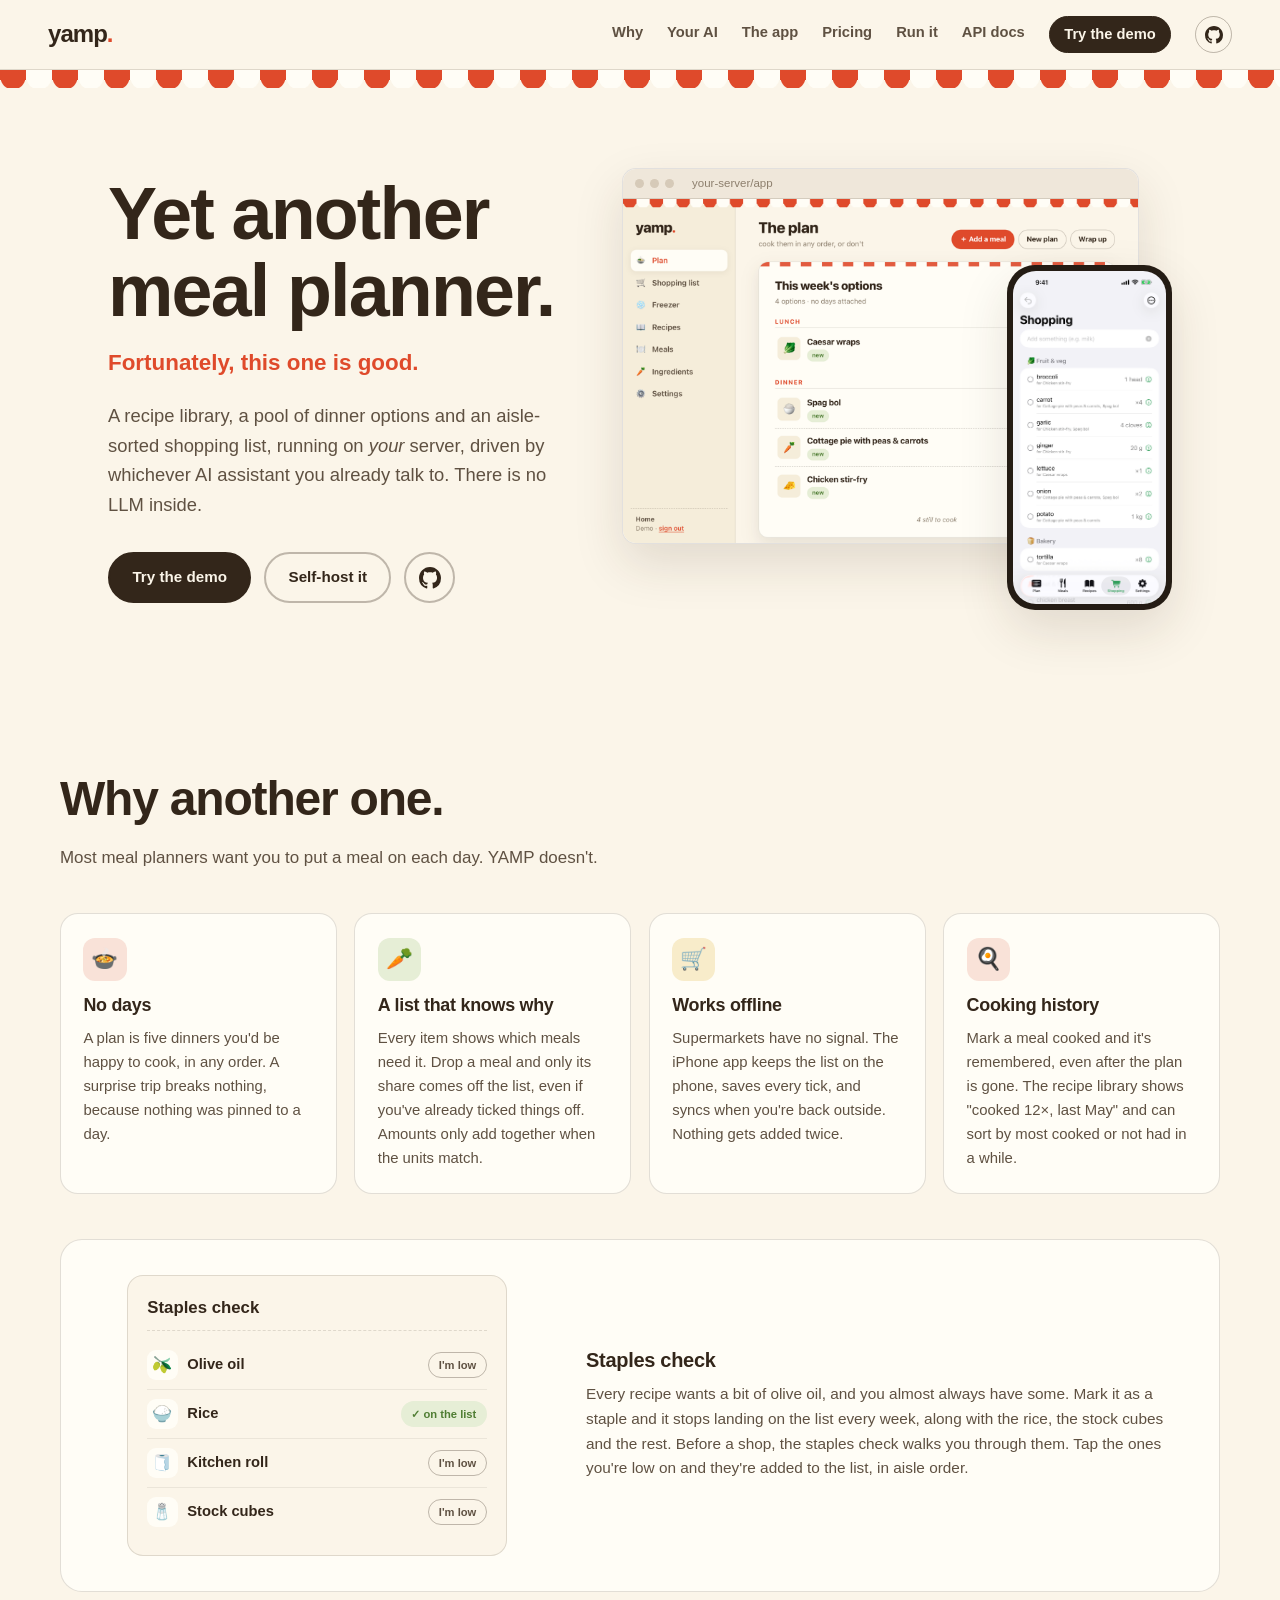
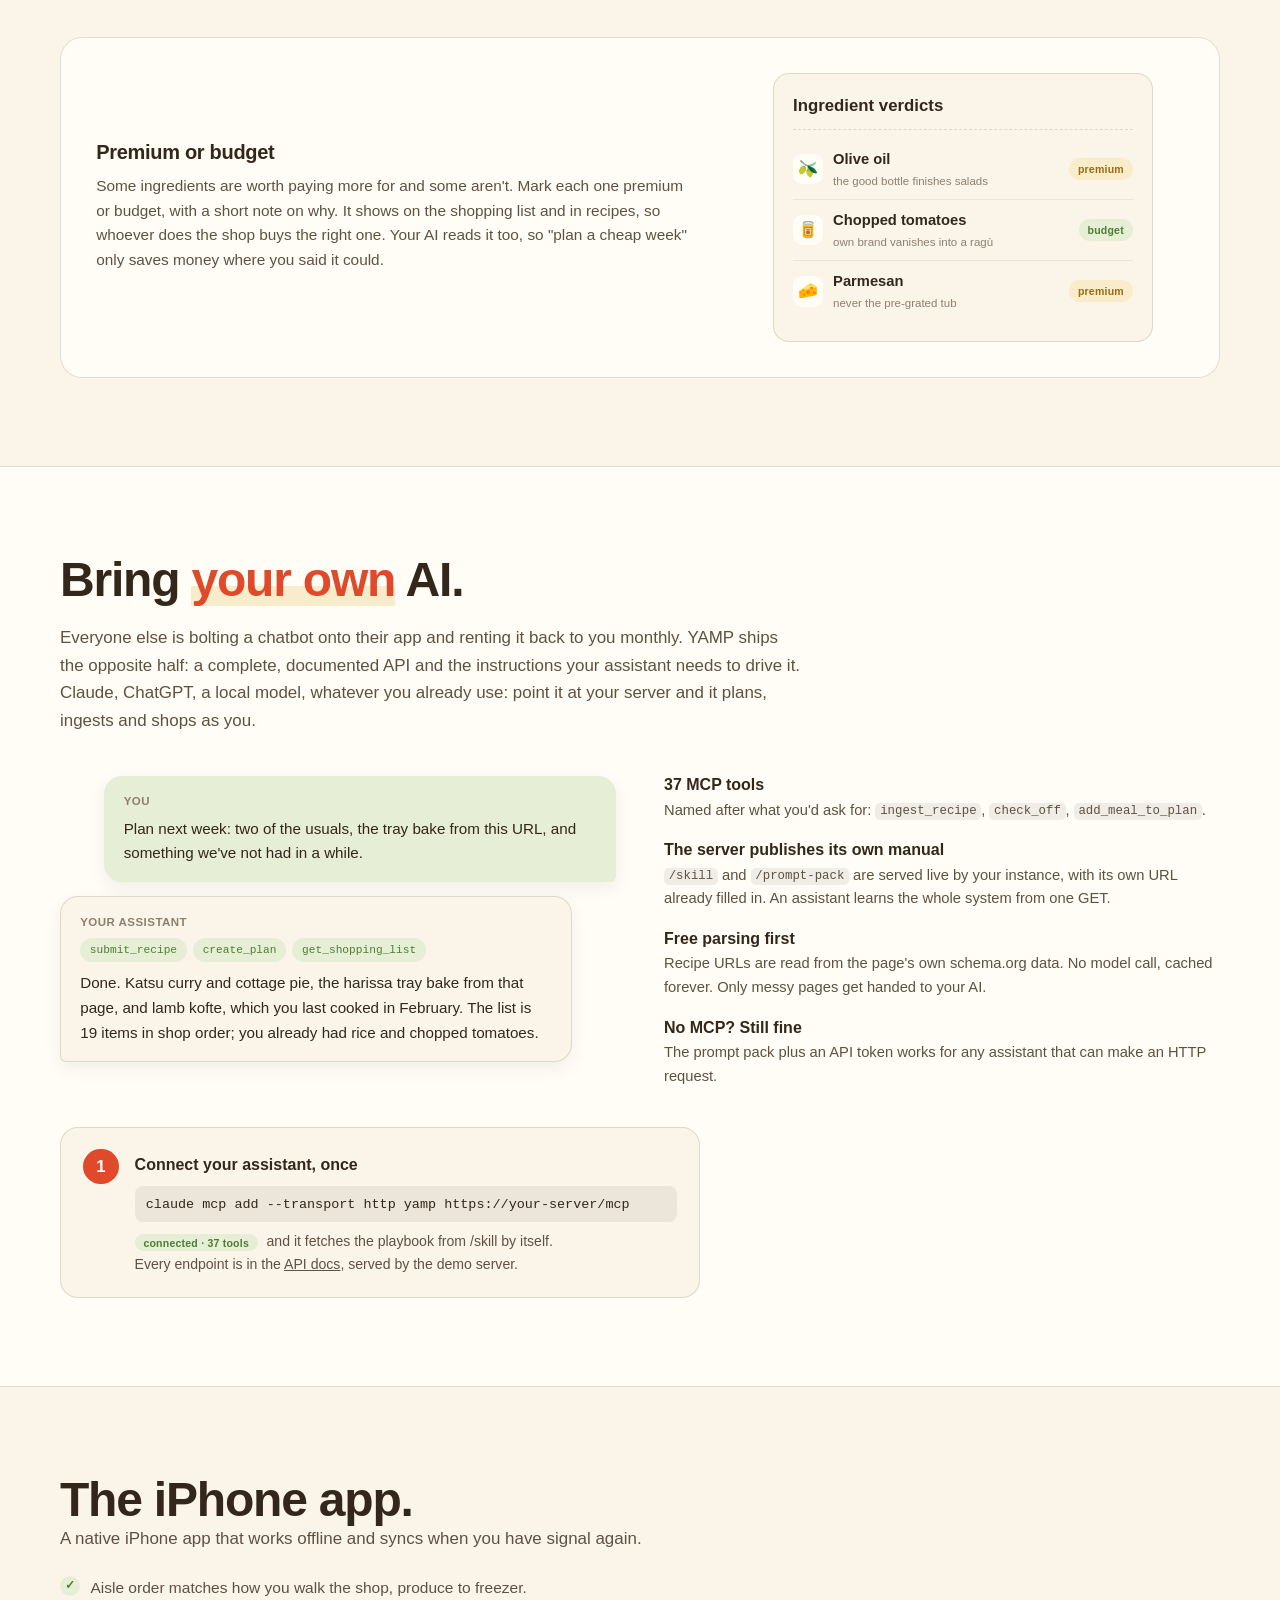
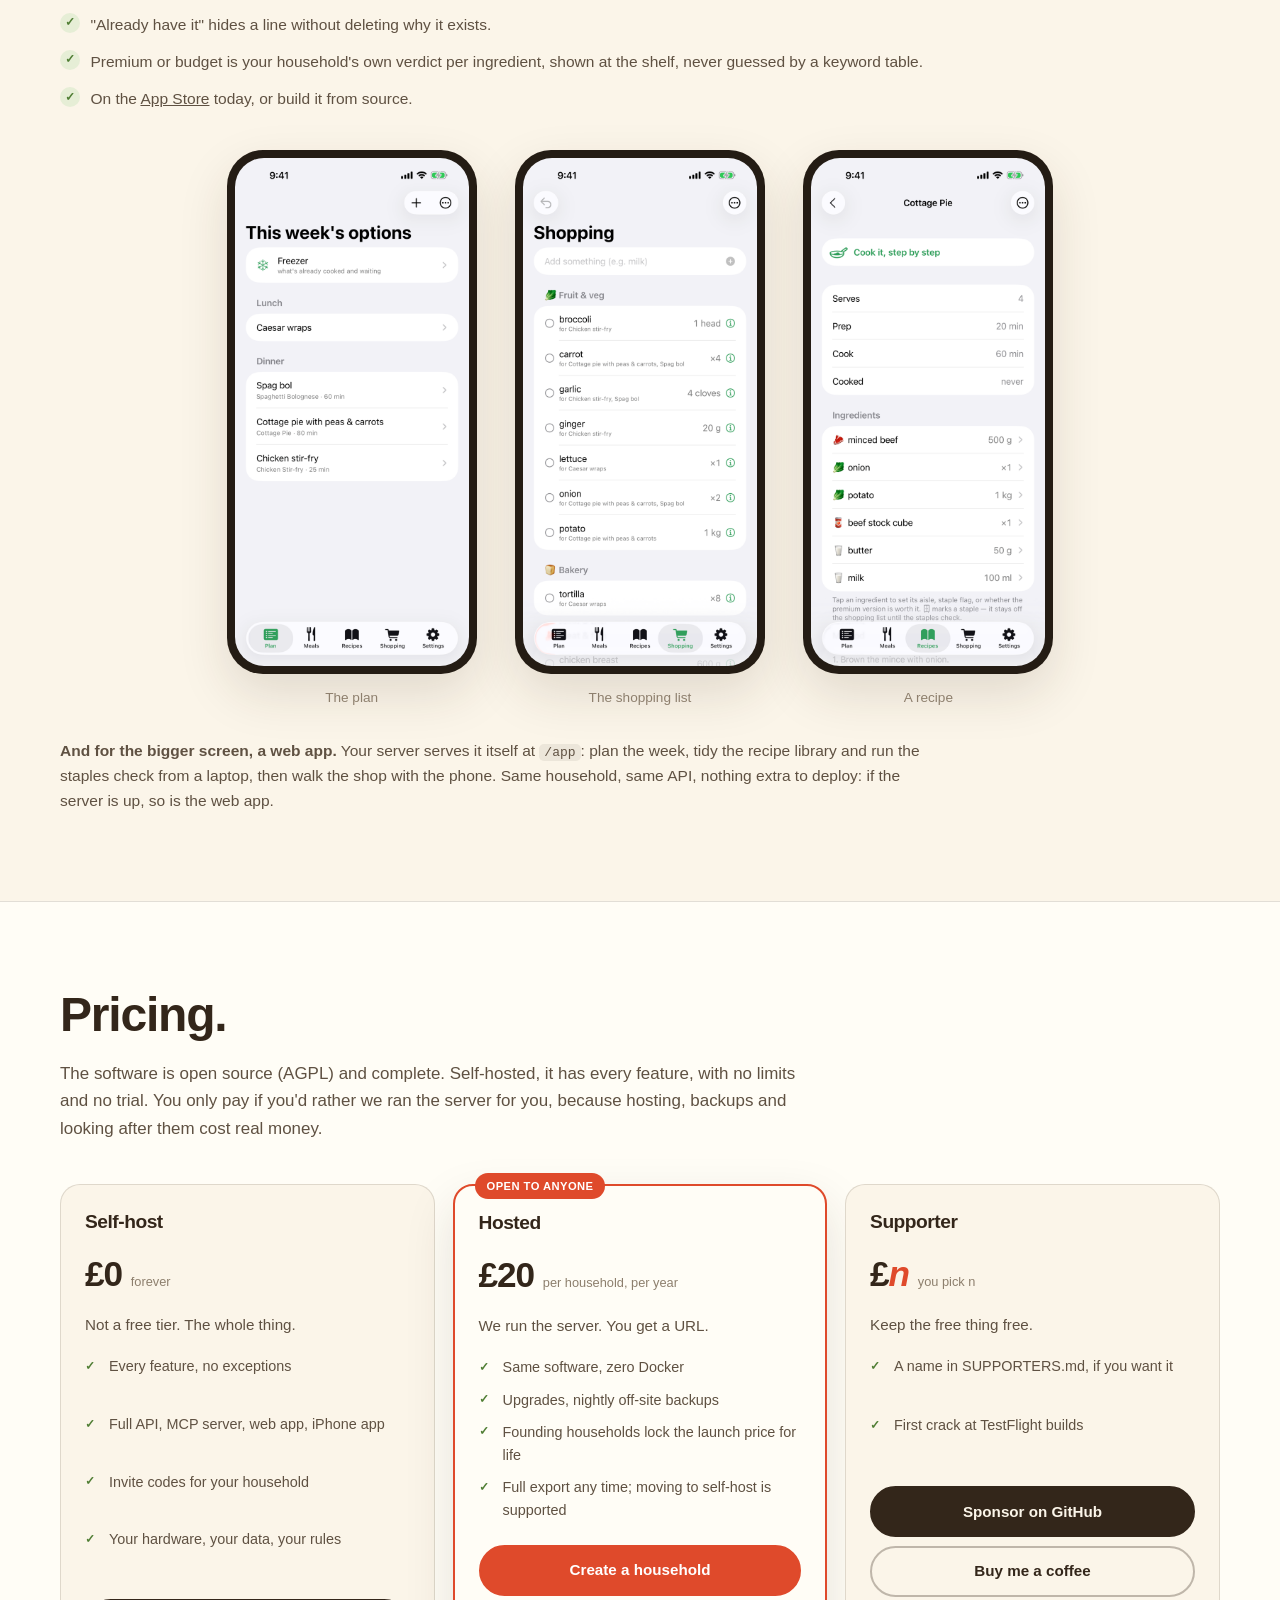
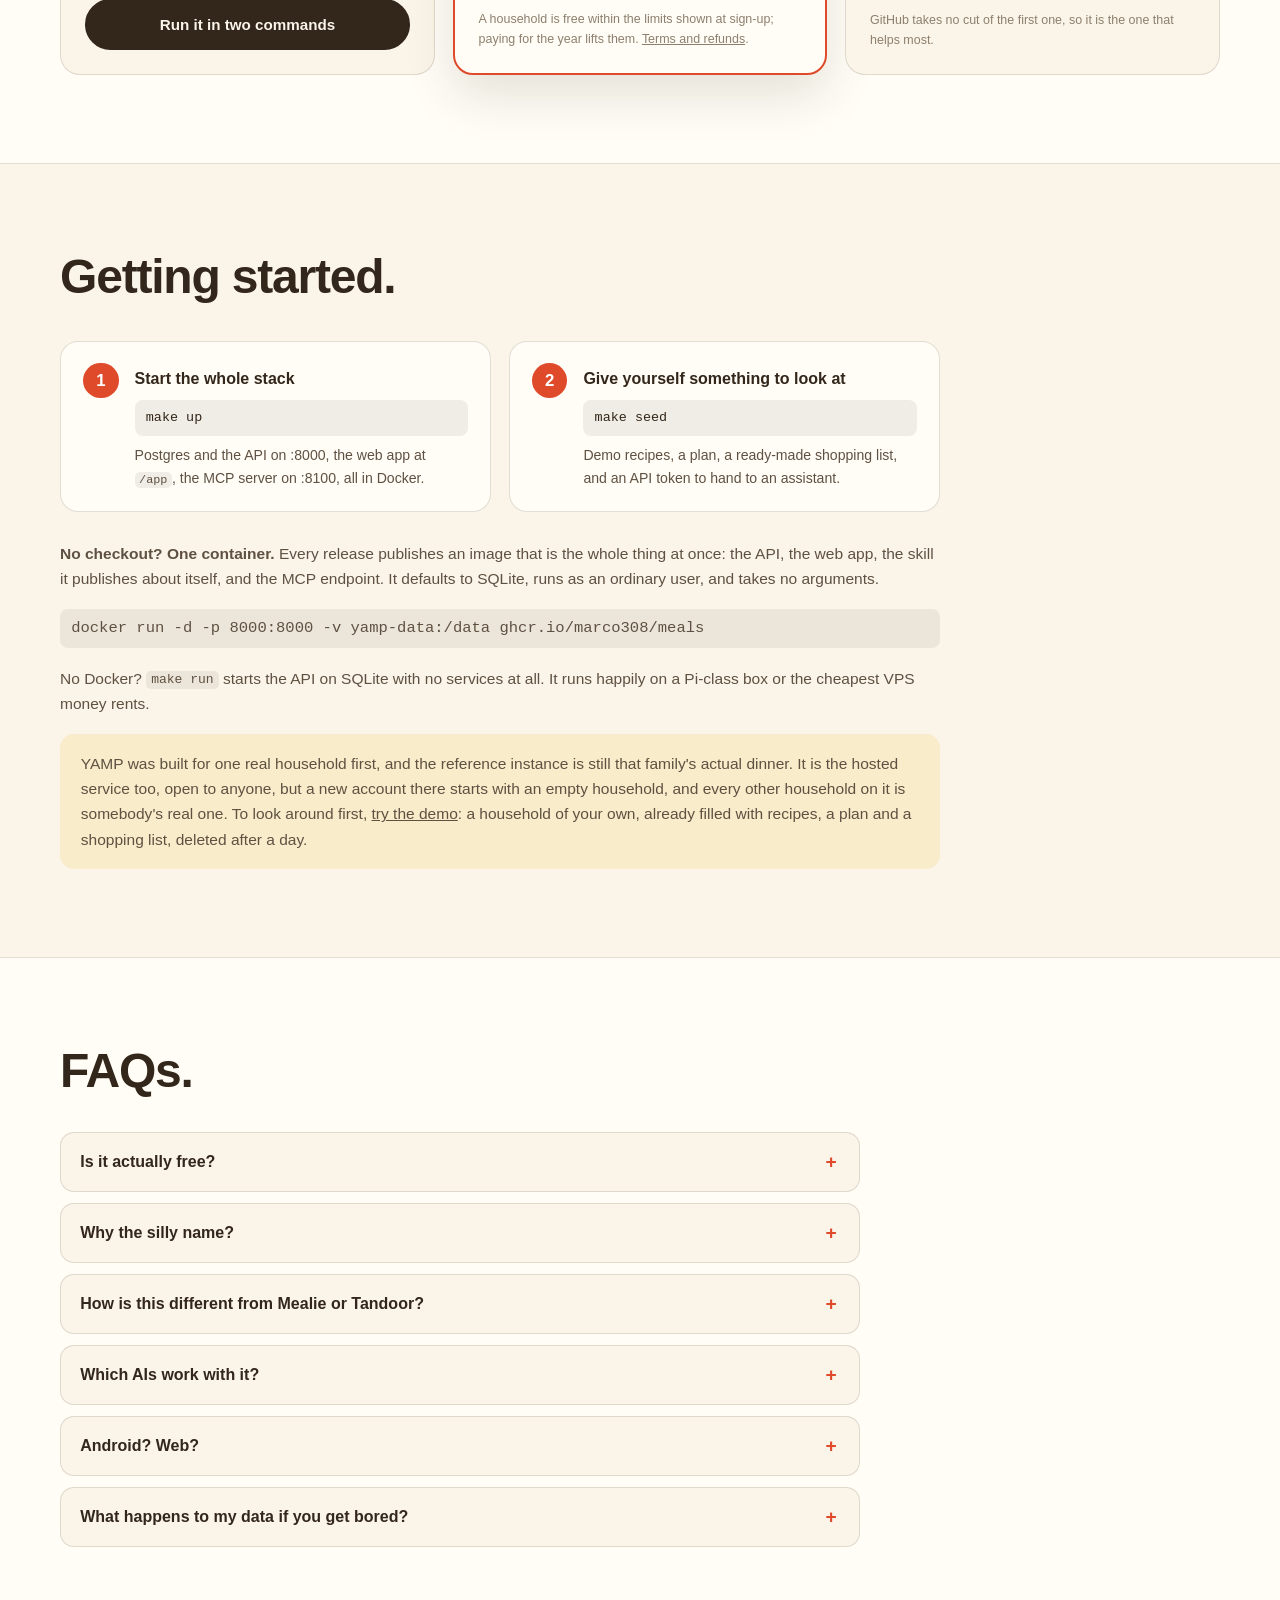
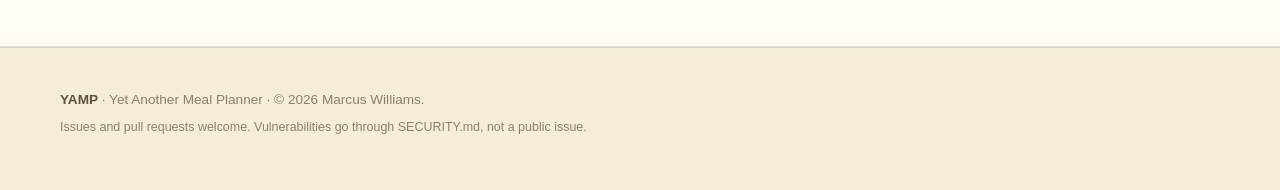
<file: docs/index.html>
<!doctype html>
<html lang="en-GB">
<head>
<meta charset="utf-8">
<meta name="viewport" content="width=device-width, initial-scale=1">
<title>YAMP · Yet Another Meal Planner</title>
<meta name="description" content="Yet Another Meal Planner: a self-hosted recipe library, meal-options planner and aisle-sorted shopping list, driven by whichever AI assistant you already use. AGPL, no LLM inside, free to run yourself, hosted if you'd rather.">
<meta name="theme-color" content="#fbf5e9">
<meta property="og:title" content="YAMP · Yet Another Meal Planner">
<meta property="og:description" content="Self-hosted. No LLM inside. Plans without days, a shopping list that knows why, and an API your own AI can drive.">
<meta property="og:type" content="website">
<!-- bump ?v= whenever site.css changes: the HTML is always revalidated,
     so a new query string forces every browser past its cached stylesheet -->
<link rel="stylesheet" href="assets/site.css?v=5">
<link rel="icon" href="data:image/svg+xml,<svg xmlns='http://www.w3.org/2000/svg' viewBox='0 0 100 100'><text y='.9em' font-size='90'>🍳</text></svg>">
</head>
<body>

<header class="masthead">
  <a class="wordmark" href="#top">yamp<span class="dot">.</span></a>
  <nav aria-label="Sections">
    <a href="#why">Why</a>
    <a href="#ai">Your AI</a>
    <a href="#app">The app</a>
    <a href="#pricing">Pricing</a>
    <a href="#run">Run it</a>
    <a href="https://demo-meals.marcuslab.uk/redoc">API docs</a>
    <a class="ghost demo" href="https://demo-meals.marcuslab.uk/app/#/demo">Try the demo</a>
    <a class="ghost gh" href="https://github.com/marco308/meals" aria-label="YAMP on GitHub" title="GitHub"><svg viewBox="0 0 16 16" width="18" height="18" aria-hidden="true" focusable="false"><path fill="currentColor" d="M8 0c4.42 0 8 3.58 8 8a8.013 8.013 0 0 1-5.45 7.59c-.4.08-.55-.17-.55-.38 0-.27.01-1.13.01-2.2 0-.75-.25-1.23-.54-1.48 1.78-.2 3.65-.88 3.65-3.95 0-.88-.31-1.59-.82-2.15.08-.2.36-1.02-.08-2.12 0 0-.67-.22-2.2.82-.64-.18-1.32-.27-2-.27-.68 0-1.36.09-2 .27-1.53-1.03-2.2-.82-2.2-.82-.44 1.1-.16 1.92-.08 2.12-.51.56-.82 1.28-.82 2.15 0 3.06 1.86 3.75 3.64 3.95-.23.2-.44.55-.51 1.07-.46.21-1.61.55-2.33-.66-.15-.24-.6-.83-1.23-.82-.67.01-.27.38.01.53.34.19.73.9.82 1.13.16.45.68 1.31 2.69.94 0 .67.01 1.3.01 1.49 0 .21-.15.45-.55.38A7.995 7.995 0 0 1 0 8c0-4.42 3.58-8 8-8Z"/></svg></a>
  </nav>
</header>
<div class="awning" aria-hidden="true"></div>

<main id="top">

<!-- ═══════════════════════════ hero ═══════════════════════════ -->
<section class="hero">
  <div class="hero-copy">
    <h1>Yet another <br>meal planner.</h1>
    <p class="punch">Fortunately, this one is good.</p>
    <p class="lede">
      A recipe library, a pool of dinner options and an aisle-sorted shopping
      list, running on <em>your</em> server, driven by whichever AI assistant
      you already talk to. There is no LLM inside.
    </p>
    <div class="cta">
      <a class="btn" href="https://demo-meals.marcuslab.uk/app/#/demo">Try the demo</a>
      <a class="btn ghost" href="#run">Self-host it</a>
      <a class="btn ghost icon" href="https://github.com/marco308/meals" aria-label="YAMP on GitHub" title="GitHub"><svg viewBox="0 0 16 16" width="22" height="22" aria-hidden="true" focusable="false"><path fill="currentColor" d="M8 0c4.42 0 8 3.58 8 8a8.013 8.013 0 0 1-5.45 7.59c-.4.08-.55-.17-.55-.38 0-.27.01-1.13.01-2.2 0-.75-.25-1.23-.54-1.48 1.78-.2 3.65-.88 3.65-3.95 0-.88-.31-1.59-.82-2.15.08-.2.36-1.02-.08-2.12 0 0-.67-.22-2.2.82-.64-.18-1.32-.27-2-.27-.68 0-1.36.09-2 .27-1.53-1.03-2.2-.82-2.2-.82-.44 1.1-.16 1.92-.08 2.12-.51.56-.82 1.28-.82 2.15 0 3.06 1.86 3.75 3.64 3.95-.23.2-.44.55-.51 1.07-.46.21-1.61.55-2.33-.66-.15-.24-.6-.83-1.23-.82-.67.01-.27.38.01.53.34.19.73.9.82 1.13.16.45.68 1.31 2.69.94 0 .67.01 1.3.01 1.49 0 .21-.15.45-.55.38A7.995 7.995 0 0 1 0 8c0-4.42 3.58-8 8-8Z"/></svg></a>
    </div>
  </div>

  <figure class="devices">
    <div class="browser">
      <div class="browser-bar" aria-hidden="true"><i></i><i></i><i></i><span>your-server/app</span></div>
      <img src="assets/web-plan.png" width="1440" height="960"
           alt="The YAMP web app in a browser, showing this week's plan: Caesar wraps for lunch, and spag bol, cottage pie and chicken stir-fry for dinner">
    </div>
    <div class="bezel phone">
      <img src="assets/app-shopping-list.png" width="660" height="1434"
           alt="The iPhone app's shopping list: fruit and veg first, each item saying which meals need it">
    </div>
  </figure>
</section>

<!-- ═══════════════════════ why another one ═══════════════════════ -->
<section id="why" class="band">
  <h2>Why another one.</h2>
  <p class="band-lede">
    Most meal planners want you to put a meal on each day. YAMP doesn't.
  </p>

  <div class="cards">
    <article class="card">
      <span class="c-emoji tint-red">🍲</span>
      <h3>No days</h3>
      <p>
        A plan is five dinners you'd be happy to cook, in any order. A surprise
        trip breaks nothing, because nothing was pinned to a day.
      </p>
    </article>
    <article class="card">
      <span class="c-emoji tint-green">🥕</span>
      <h3>A list that knows why</h3>
      <p>
        Every item shows which meals need it. Drop a meal and only its share
        comes off the list, even if you've already ticked things off. Amounts
        only add together when the units match.
      </p>
    </article>
    <article class="card">
      <span class="c-emoji tint-butter">🛒</span>
      <h3>Works offline</h3>
      <p>
        Supermarkets have no signal. The iPhone app keeps the list on the
        phone, saves every tick, and syncs when you're back outside. Nothing
        gets added twice.
      </p>
    </article>
    <article class="card">
      <span class="c-emoji tint-red">🍳</span>
      <h3>Cooking history</h3>
      <p>
        Mark a meal cooked and it's remembered, even after the plan is gone.
        The recipe library shows "cooked 12×, last May" and can sort by most
        cooked or not had in a while.
      </p>
    </article>
  </div>

  <div class="staples">
    <div class="staples-mock" role="img" aria-label="The staples check: each staple with a button to say you are low on it">
      <p class="st-title">Staples check</p>
      <div class="st-row"><span class="st-emoji">🫒</span><span class="st-name">Olive oil</span><i class="st-btn">I'm low</i></div>
      <div class="st-row"><span class="st-emoji">🍚</span><span class="st-name">Rice</span><i class="st-btn added">✓ on the list</i></div>
      <div class="st-row"><span class="st-emoji">🧻</span><span class="st-name">Kitchen roll</span><i class="st-btn">I'm low</i></div>
      <div class="st-row"><span class="st-emoji">🧂</span><span class="st-name">Stock cubes</span><i class="st-btn">I'm low</i></div>
    </div>
    <div class="staples-copy">
      <h3>Staples check</h3>
      <p>
        Every recipe wants a bit of olive oil, and you almost always have some.
        Mark it as a staple and it stops landing on the list every week, along
        with the rice, the stock cubes and the rest. Before a shop, the staples
        check walks you through them. Tap the ones you're low on and they're
        added to the list, in aisle order.
      </p>
    </div>
  </div>

  <div class="staples rev">
    <div class="staples-copy">
      <h3>Premium or budget</h3>
      <p>
        Some ingredients are worth paying more for and some aren't. Mark each
        one premium or budget, with a short note on why. It shows on the
        shopping list and in recipes, so whoever does the shop buys the right
        one. Your AI reads it too, so "plan a cheap week" only saves money
        where you said it could.
      </p>
    </div>
    <div class="staples-mock" role="img" aria-label="Ingredient verdicts: each ingredient marked premium or budget with the household's note">
      <p class="st-title">Ingredient verdicts</p>
      <div class="st-row">
        <span class="st-emoji">🫒</span>
        <span class="st-item"><span class="st-name">Olive oil</span><span class="st-note">the good bottle finishes salads</span></span>
        <i class="tag butter">premium</i>
      </div>
      <div class="st-row">
        <span class="st-emoji">🥫</span>
        <span class="st-item"><span class="st-name">Chopped tomatoes</span><span class="st-note">own brand vanishes into a ragù</span></span>
        <i class="tag green">budget</i>
      </div>
      <div class="st-row">
        <span class="st-emoji">🧀</span>
        <span class="st-item"><span class="st-name">Parmesan</span><span class="st-note">never the pre-grated tub</span></span>
        <i class="tag butter">premium</i>
      </div>
    </div>
  </div>
</section>

<!-- ═══════════════════════ your ai ═══════════════════════ -->
<section id="ai" class="band alt">
  <h2>Bring <mark>your own</mark> AI.</h2>
  <p class="band-lede">
    Everyone else is bolting a chatbot onto their app and renting it back to
    you monthly. YAMP ships the opposite half: a complete, documented API and
    the instructions your assistant needs to drive it. Claude, ChatGPT, a
    local model, whatever you already use: point it at your server and it
    plans, ingests and shops as you.
  </p>

  <div class="split">
    <div class="chat" role="img" aria-label="Example conversation between a user and their AI assistant">
      <p class="turn you"><span>You</span>Plan next week: two of the usuals, the tray bake from this URL, and something we've not had in a while.</p>
      <p class="turn ai"><span>Your assistant</span>
        <span class="tools"><b>submit_recipe</b><b>create_plan</b><b>get_shopping_list</b></span>
        Done. Katsu curry and cottage pie, the harissa tray bake from that
        page, and lamb kofte, which you last cooked in February. The list is
        19 items in shop order; you already had rice and chopped tomatoes.
      </p>
    </div>

    <div class="facts">
      <div class="fact">
        <h3>37 MCP tools</h3>
        <p>Named after what you'd ask for: <span class="mono">ingest_recipe</span>, <span class="mono">check_off</span>, <span class="mono">add_meal_to_plan</span>.</p>
      </div>
      <div class="fact">
        <h3>The server publishes its own manual</h3>
        <p><span class="mono">/skill</span> and <span class="mono">/prompt-pack</span> are served live by your instance, with its own URL already filled in. An assistant learns the whole system from one GET.</p>
      </div>
      <div class="fact">
        <h3>Free parsing first</h3>
        <p>Recipe URLs are read from the page's own schema.org data. No model call, cached forever. Only messy pages get handed to your AI.</p>
      </div>
      <div class="fact">
        <h3>No MCP? Still fine</h3>
        <p>The prompt pack plus an API token works for any assistant that can make an HTTP request.</p>
      </div>
    </div>
  </div>

  <div class="steps one">
    <div class="step">
      <span class="s-num">1</span>
      <div>
        <p class="s-label">Connect your assistant, once</p>
        <p class="s-cmd">claude mcp add --transport http yamp https://your-server/mcp</p>
        <p class="s-note"><span class="tag green">connected · 37 tools</span> and it fetches the playbook from /skill by itself.</p>
        <p class="s-note">Every endpoint is in the <a href="https://demo-meals.marcuslab.uk/redoc">API docs</a>, served by the demo server.</p>
      </div>
    </div>
  </div>
</section>

<!-- ═══════════════════════ the app ═══════════════════════ -->
<section id="app" class="band">
  <h2>The iPhone app.</h2>

  <div class="app-copy">
      <p class="band-lede left">
        A native iPhone app that works offline and syncs when you have signal again.
      </p>
      <ul class="ticks">
        <li>Aisle order matches how you walk the shop, produce to freezer.</li>
        <li>"Already have it" hides a line without deleting why it exists.</li>
        <li>Premium or budget is your household's own verdict per ingredient, shown at the shelf, never guessed by a keyword table.</li>
        <li>On the <a href="https://apps.apple.com/gb/app/yet-another-meal-planner/id6794266229">App&nbsp;Store</a> today, or build it from source.</li>
      </ul>
    </div>

  <div class="shots">
    <figure>
      <div class="bezel"><img src="assets/app-plan.png" width="660" height="1434" loading="lazy"
           alt="The plan: Caesar wraps for lunch, and spag bol, cottage pie and chicken stir-fry for dinner, with no days attached"></div>
      <figcaption>The plan</figcaption>
    </figure>
    <figure>
      <div class="bezel"><img src="assets/app-shopping-list.png" width="660" height="1434" loading="lazy"
           alt="The shopping list in aisle order, each item saying which meals need it"></div>
      <figcaption>The shopping list</figcaption>
    </figure>
    <figure>
      <div class="bezel"><img src="assets/app-recipe.png" width="660" height="1434" loading="lazy"
           alt="A recipe: cottage pie, with servings, prep and cook times, and its ingredients with their aisles"></div>
      <figcaption>A recipe</figcaption>
    </figure>
  </div>

  <div class="run-notes">
    <p>
      <b>And for the bigger screen, a web app.</b> Your server serves it
      itself at <span class="mono">/app</span>: plan the week, tidy the
      recipe library and run the staples check from a laptop, then walk the
      shop with the phone. Same household, same API, nothing extra to
      deploy: if the server is up, so is the web app.
    </p>
  </div>
</section>

<!-- ═══════════════════════ pricing ═══════════════════════ -->
<section id="pricing" class="band alt">
  <h2>Pricing.</h2>
  <p class="band-lede">
    The software is open source (AGPL) and complete. Self-hosted, it has every
    feature, with no limits and no trial. You only pay if you'd rather we ran
    the server for you, because hosting, backups and looking after them cost
    real money.
  </p>

  <div class="tiers">
    <article class="tier">
      <h3>Self-host</h3>
      <p class="price">£0 <span>forever</span></p>
      <p class="tier-lede">Not a free tier. The whole thing.</p>
      <ul>
        <li>Every feature, no exceptions</li>
        <li>Full API, MCP server, web app, iPhone app</li>
        <li>Invite codes for your household</li>
        <li>Your hardware, your data, your rules</li>
      </ul>
      <a class="btn" href="#run">Run it in two commands</a>
    </article>

    <article class="tier featured">
      <p class="flag">open to anyone</p>
      <h3>Hosted</h3>
      <p class="price">£20 <span>per household, per year</span></p>
      <p class="tier-lede">We run the server. You get a URL.</p>
      <ul>
        <li>Same software, zero Docker</li>
        <li>Upgrades, nightly off-site backups</li>
        <li>Founding households lock the launch price for life</li>
        <li>Full export any time; moving to self-host is supported</li>
      </ul>
      <a class="btn hot" href="https://meals.marcuslab.uk/app/">Create a household</a>
      <p class="small">A household is free within the limits shown at sign-up; paying for the year lifts them. <a href="https://meals.marcuslab.uk/terms">Terms and refunds</a>.</p>
    </article>

    <article class="tier">
      <h3>Supporter</h3>
      <p class="price">£<em>n</em> <span>you pick n</span></p>
      <p class="tier-lede">Keep the free thing free.</p>
      <ul>
        <li>A name in SUPPORTERS.md, if you want it</li>
        <li>First crack at TestFlight builds</li>
        
      </ul>
      <a class="btn" href="https://github.com/sponsors/marco308">Sponsor on GitHub</a>
      <a class="btn ghost" href="https://buymeacoffee.com/marcuslab">Buy me a coffee</a>
      <p class="small">GitHub takes no cut of the first one, so it is the one that helps most.</p>
    </article>
  </div>

</section>

<!-- ═══════════════════════ run it ═══════════════════════ -->
<section id="run" class="band">
  <h2>Getting started.</h2>

  <div class="steps">
    <div class="step">
      <span class="s-num">1</span>
      <div>
        <p class="s-label">Start the whole stack</p>
        <p class="s-cmd">make up</p>
        <p class="s-note">Postgres and the API on :8000, the web app at <span class="mono">/app</span>, the MCP server on :8100, all in Docker.</p>
      </div>
    </div>
    <div class="step">
      <span class="s-num">2</span>
      <div>
        <p class="s-label">Give yourself something to look at</p>
        <p class="s-cmd">make seed</p>
        <p class="s-note">Demo recipes, a plan, a ready-made shopping list, and an API token to hand to an assistant.</p>
      </div>
    </div>
  </div>

  <div class="run-notes">
    <p>
      <b>No checkout? One container.</b> Every release publishes an image that
      is the whole thing at once: the API, the web app, the skill it publishes
      about itself, and the MCP endpoint. It defaults to SQLite, runs as an
      ordinary user, and takes no arguments.
    </p>
    <p class="s-cmd">docker run -d -p 8000:8000 -v yamp-data:/data ghcr.io/marco308/meals</p>
    <p>
      No Docker? <span class="mono">make run</span> starts the API on SQLite
      with no services at all. It runs happily on a Pi-class box or the
      cheapest VPS money rents.
    </p>
    <p class="honest">
      YAMP was built for one real household
      first, and the reference instance is still that family's actual
      dinner. It is the hosted service too, open to anyone, but a new
      account there starts with an empty household, and every other
      household on it is somebody's real one. To look around first,
      <a href="https://demo-meals.marcuslab.uk/app/#/demo">try the demo</a>: a household of your own, already
      filled with recipes, a plan and a shopping list, deleted after a day.
    </p>
  </div>
</section>

<!-- ═══════════════════════ faq ═══════════════════════ -->
<section id="faq" class="band alt">
  <h2>FAQs.</h2>

  <div class="faq">
    <details>
      <summary>Is it actually free?</summary>
      <p>
        Yes. AGPL-3.0, the whole application. The hosted tier exists because
        some people would rather pay than run Docker, not because the free
        one is crippled.
      </p>
    </details>
    <details>
      <summary>Why the silly name?</summary>
      <p>
        Because the world didn't need another meal planner, and yet the existing ones kept annoying me and didn't really work how I wanted them to work, so I wrote my own. And it had to be called something.
      </p>
    </details>
    <details>
      <summary>How is this different from Mealie or Tandoor?</summary>
      <p>
        They are excellent recipe managers with big communities; if you want a
        recipe wiki, use them happily. YAMP is a planning and shopping tool
        first: plans without days, a provenance-aware list that works in a
        basement, and an API designed to be driven by an AI rather than
        browsed by a human. Run it next to Mealie.
      </p>
    </details>
    <details>
      <summary>Which AIs work with it?</summary>
      <p>
        Anything that speaks MCP connects in one command. Anything that can
        make an HTTP request works with the prompt pack and a token. The
        server itself has no LLM and never calls one, so there is no model
        bill hiding in your grocery list.
      </p>
    </details>
    <details>
      <summary>Android? Web?</summary>
      <p>
        Web ships in the box: your server serves the web app itself at
        <span class="mono">/app</span>, same-origin with the API, nothing
        extra to run. The API is open and documented, and the iPhone and web
        apps are just two clients of it; an Android client is a pull request
        we would take seriously, and your AI can already drive everything
        from any platform today.
      </p>
    </details>
    <details>
      <summary>What happens to my data if you get bored?</summary>
      <p>
        Self-hosters: nothing. Hosted households: full
        export at any time, and the exact same software runs at home.
      </p>
    </details>
  </div>
</section>

</main>

<footer>
  <p><b>YAMP</b> · Yet Another Meal Planner · © 2026 Marcus Williams.</p>
  <p class="thin">
    Issues and pull requests welcome. Vulnerabilities go through SECURITY.md,
    not a public issue.
  </p>
</footer>

</body>
</html>
</file>
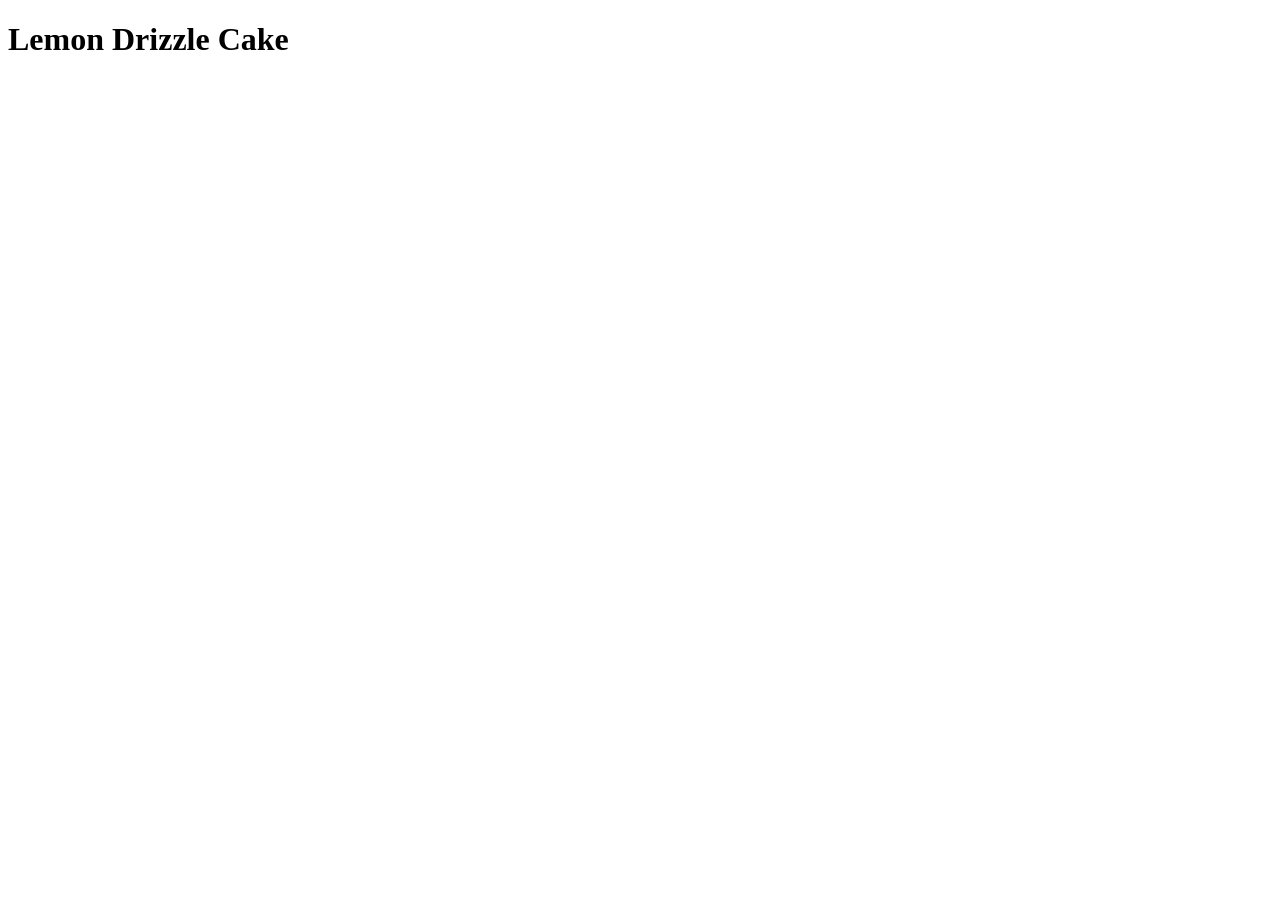
<file: backend/tests/fixtures/jsonld_graph.html>
<!DOCTYPE html>
<html>
<head>
<title>Lemon Drizzle Cake</title>
<script type="application/ld+json">
{
  "@context": "https://schema.org",
  "@graph": [
    {
      "@type": "WebSite",
      "name": "Example Bakes",
      "url": "https://bakes.example.com"
    },
    {
      "@type": ["Recipe", "NewsArticle"],
      "name": "Lemon Drizzle Cake",
      "image": {"@type": "ImageObject", "url": "https://bakes.example.com/lemon.jpg"},
      "recipeYield": ["8", "8 slices"],
      "totalTime": "PT1H15M",
      "recipeCategory": ["Dessert", "Baking"],
      "recipeIngredient": [
        "225g unsalted butter",
        "225g caster sugar",
        "4 eggs",
        "225g self-raising flour",
        "2 lemons"
      ],
      "recipeInstructions": [
        {
          "@type": "HowToSection",
          "name": "Make the cake",
          "itemListElement": [
            {"@type": "HowToStep", "text": "Cream the butter and sugar."},
            {"@type": "HowToStep", "text": "Beat in eggs, fold in flour."}
          ]
        },
        {
          "@type": "HowToSection",
          "name": "Drizzle",
          "itemListElement": [
            {"@type": "HowToStep", "text": "Mix lemon juice with sugar, pour over the warm cake."}
          ]
        }
      ]
    }
  ]
}
</script>
</head>
<body><h1>Lemon Drizzle Cake</h1></body>
</html>
</file>
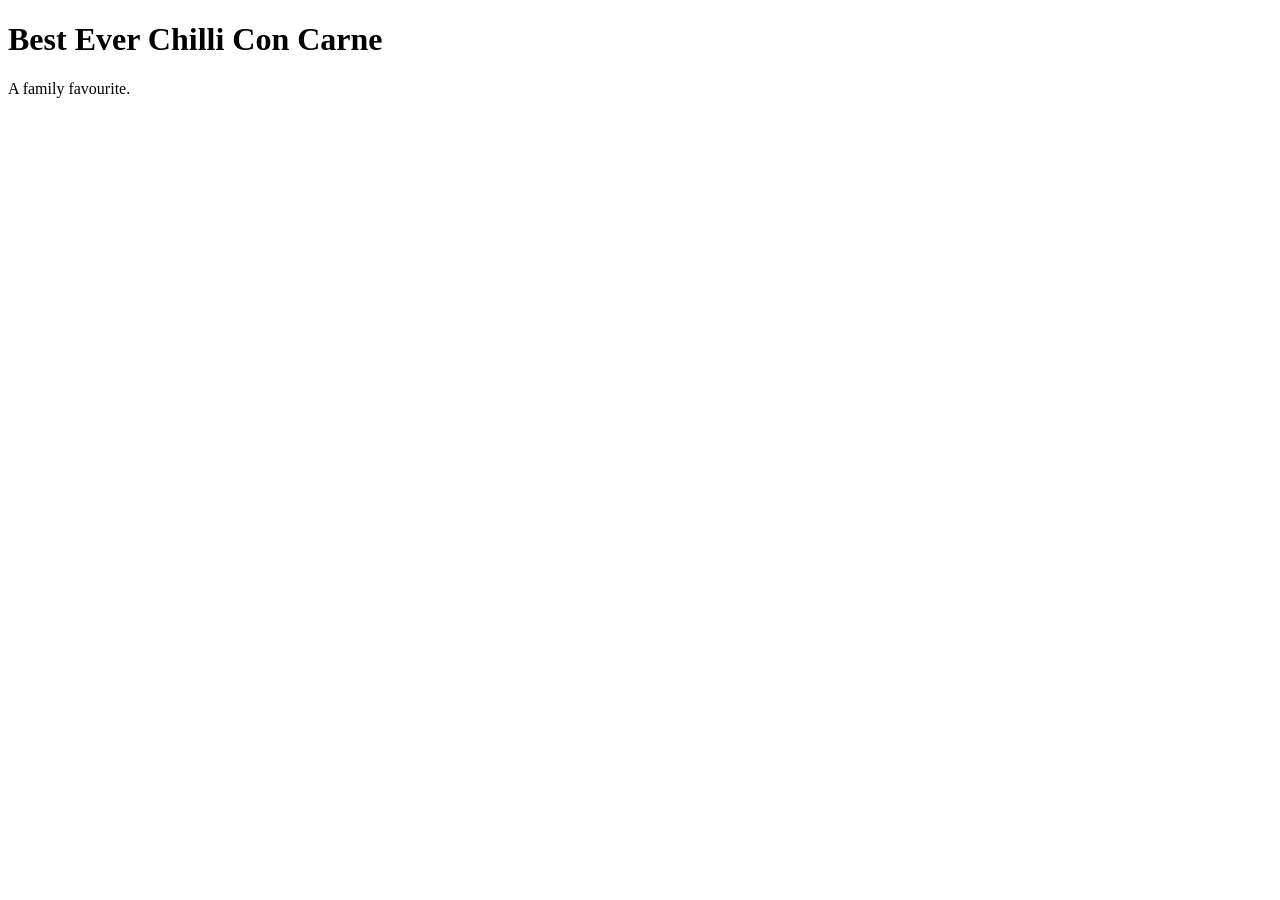
<file: backend/tests/fixtures/jsonld_simple.html>
<!DOCTYPE html>
<html>
<head>
<title>Best Ever Chilli Con Carne | Example Kitchen</title>
<script type="application/ld+json">
{
  "@context": "https://schema.org",
  "@type": "Recipe",
  "name": "Best Ever Chilli Con Carne",
  "image": "https://example.com/images/chilli.jpg",
  "recipeYield": "4 servings",
  "prepTime": "PT15M",
  "cookTime": "PT1H",
  "keywords": "chilli, mexican, family favourite",
  "recipeCuisine": "Mexican",
  "recipeIngredient": [
    "500g minced beef",
    "1 onion, finely chopped",
    "2 cloves garlic",
    "2 x 400g tins chopped tomatoes",
    "1 tbsp olive oil",
    "2 tsp smoked paprika",
    "1 red pepper",
    "Salt and pepper to taste"
  ],
  "recipeInstructions": [
    {"@type": "HowToStep", "text": "Soften the onion and garlic in the oil."},
    {"@type": "HowToStep", "text": "Brown the mince."},
    {"@type": "HowToStep", "text": "Add tomatoes and spices, simmer for an hour."}
  ]
}
</script>
</head>
<body><h1>Best Ever Chilli Con Carne</h1><p>A family favourite.</p></body>
</html>
</file>
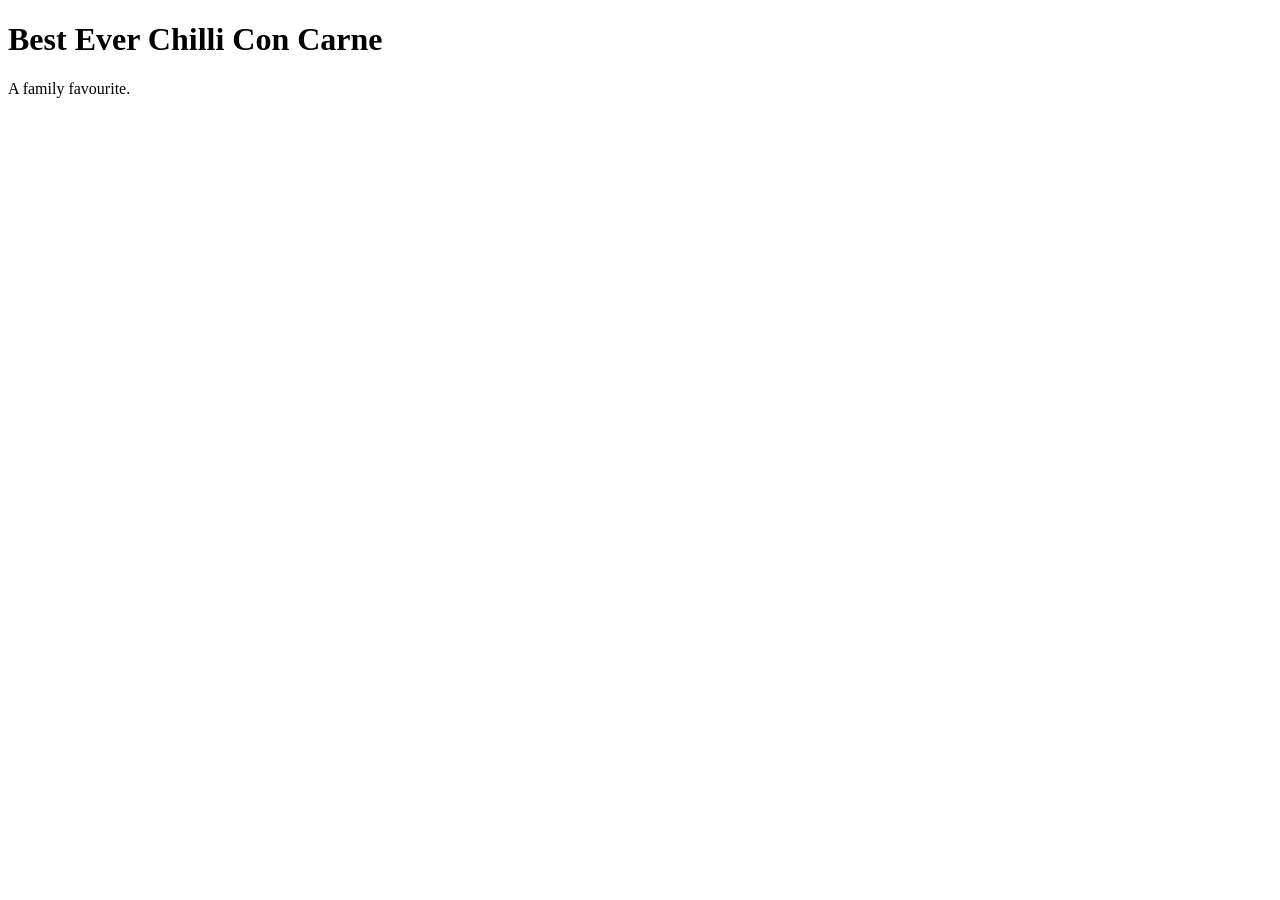
<file: backend/tests/fixtures/jsonld_simple_corrected.html>
<!DOCTYPE html>
<html>
<head>
<title>Best Ever Chilli Con Carne | Example Kitchen</title>
<!-- The same page as jsonld_simple.html after the site corrected it: it now
     serves 6, wants more mince, and has dropped the red pepper. Used to prove
     a re-parse actually takes the new content (issue #54). -->
<script type="application/ld+json">
{
  "@context": "https://schema.org",
  "@type": "Recipe",
  "name": "Best Ever Chilli Con Carne",
  "image": "https://example.com/images/chilli.jpg",
  "recipeYield": "6 servings",
  "prepTime": "PT20M",
  "cookTime": "PT1H",
  "keywords": "chilli, mexican, family favourite",
  "recipeCuisine": "Mexican",
  "recipeIngredient": [
    "750g minced beef",
    "1 onion, finely chopped",
    "2 cloves garlic",
    "3 x 400g tins chopped tomatoes",
    "1 tbsp olive oil",
    "2 tsp smoked paprika",
    "Salt and pepper to taste"
  ],
  "recipeInstructions": [
    {"@type": "HowToStep", "text": "Soften the onion and garlic in the oil."},
    {"@type": "HowToStep", "text": "Brown the mince."},
    {"@type": "HowToStep", "text": "Add tomatoes and spices, simmer for an hour and a half."}
  ]
}
</script>
</head>
<body><h1>Best Ever Chilli Con Carne</h1><p>A family favourite.</p></body>
</html>
</file>
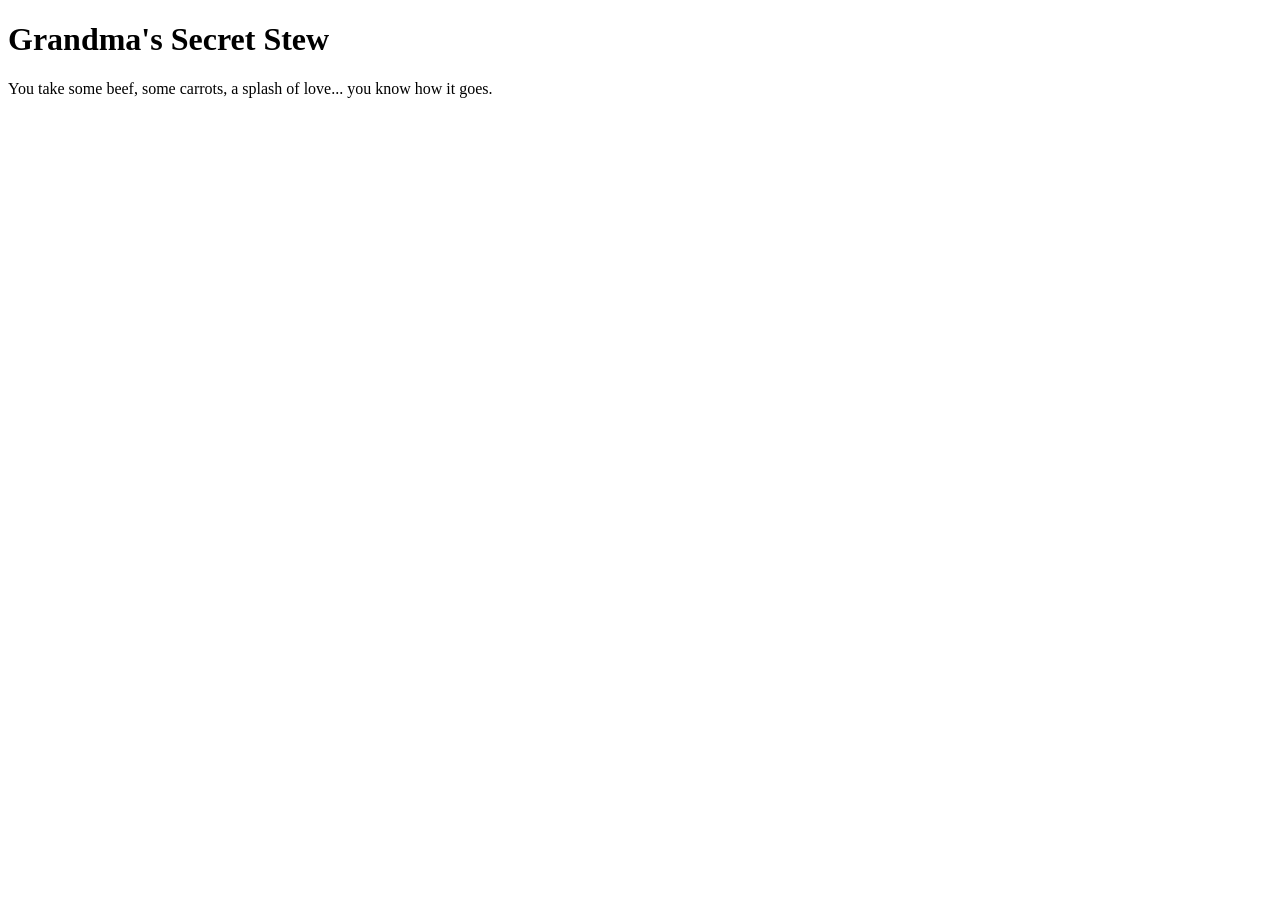
<file: backend/tests/fixtures/no_jsonld.html>
<!DOCTYPE html>
<html>
<head>
<title>Grandma's Secret Stew — A Blog Post</title>
<script type="application/ld+json">
{"@context": "https://schema.org", "@type": "BlogPosting", "headline": "Grandma's Secret Stew"}
</script>
</head>
<body>
<h1>Grandma's Secret Stew</h1>
<p>You take some beef, some carrots, a splash of love... you know how it goes.</p>
</body>
</html>
</file>
<file: docs/assets/site.css>
/* YAMP marketing page.
   Aesthetic: Sunday market. Warm cream, rounded friendly type, awning
   stripes, food-forward props (a weekly menu card, a phone in the shop).
   Hand-written, no build step, no JavaScript, no external requests:
   this file and index.html are the whole site. */

:root {
  --cream:     #fbf5e9;
  --cream-2:   #f5edda;
  --card:      #fffdf6;
  --ink:       #33261a;
  --ink-soft:  #5f5142;
  --ink-mute:  #8d7f6d;
  --tomato:    #df4a2b;
  --tomato-dk: #c23c20;
  --leek:      #4f7d33;
  --butter:    #e8a53a;
  --tint-red:    #f9e2d8;
  --tint-green:  #e6eed6;
  --tint-butter: #f8ecca;
  --line:      rgba(51, 38, 26, .14);
  --line-2:    rgba(51, 38, 26, .3);

  --display: ui-rounded, "SF Pro Rounded", -apple-system, BlinkMacSystemFont, "Segoe UI", Roboto, sans-serif;
  --body: -apple-system, BlinkMacSystemFont, "Segoe UI", Roboto, "Helvetica Neue", Arial, sans-serif;
  --mono: ui-monospace, "SF Mono", Menlo, Consolas, monospace;

  --page: 1160px;
  --ease: cubic-bezier(.22, 1, .36, 1);
  --shadow: 0 20px 50px rgba(51, 38, 26, .13);
}

*, *::before, *::after { box-sizing: border-box; }

html { scroll-behavior: smooth; }

body {
  margin: 0;
  background: var(--cream);
  color: var(--ink);
  font-family: var(--body);
  font-size: 17px;
  line-height: 1.62;
  -webkit-font-smoothing: antialiased;
  overflow-x: hidden;
}

a { color: inherit; }
em { font-style: italic; }

h1, h2, h3 {
  font-family: var(--display);
  font-weight: 800;
  letter-spacing: -.025em;
  line-height: 1.05;
  margin: 0;
}

mark {
  background: linear-gradient(transparent 62%, var(--tint-butter) 62%);
  color: var(--tomato);
}

.mono {
  font-family: var(--mono);
  font-size: .84em;
  background: rgba(51, 38, 26, .07);
  padding: .1em .38em;
  border-radius: 5px;
  white-space: nowrap;
}

::selection { background: var(--tomato); color: var(--cream); }

/* ── little labels used everywhere ────────────────────────────────── */

.tag {
  font-style: normal;
  font-family: var(--display);
  font-weight: 700;
  font-size: .66rem;
  letter-spacing: .02em;
  border-radius: 999px;
  padding: .16rem .55rem;
  white-space: nowrap;
}
.tag.red    { background: var(--tint-red); color: var(--tomato-dk); }
.tag.green  { background: var(--tint-green); color: var(--leek); }
.tag.butter { background: var(--tint-butter); color: #9a6b14; }
.tag.plain  { background: rgba(51, 38, 26, .07); color: var(--ink-soft); }

/* ── masthead + awning ────────────────────────────────────────────── */

.masthead {
  position: sticky;
  top: 0;
  z-index: 100;
  display: flex;
  align-items: center;
  justify-content: space-between;
  gap: 2rem;
  padding: .95rem clamp(1.2rem, 4vw, 3rem);
  background: color-mix(in srgb, var(--cream) 88%, transparent);
  backdrop-filter: blur(10px);
  border-bottom: 1px solid var(--line);
}

.wordmark {
  font-family: var(--display);
  font-size: 1.5rem;
  font-weight: 800;
  letter-spacing: -.04em;
  text-decoration: none;
}
.wordmark .dot { color: var(--tomato); }

.masthead nav {
  display: flex;
  align-items: center;
  gap: 1.5rem;
  font-family: var(--display);
  font-weight: 600;
  font-size: .92rem;
}
.masthead nav a {
  text-decoration: none;
  color: var(--ink-soft);
  padding-bottom: 2px;
  border-bottom: 2px solid transparent;
  transition: color .2s, border-color .2s;
}
.masthead nav a:hover { color: var(--ink); border-bottom-color: var(--tomato); }
.masthead nav a.ghost {
  border: 1.5px solid var(--line-2);
  border-radius: 999px;
  padding: .34rem .9rem;
  color: var(--ink);
}
.masthead nav a.ghost:hover { background: var(--ink); color: var(--cream); border-color: var(--ink); }
.masthead nav a.demo { background: var(--ink); color: var(--cream); border-color: var(--ink); }
.masthead nav a.demo:hover { background: var(--tomato); border-color: var(--tomato); color: #fff; }
.masthead nav a.gh { display: inline-grid; place-items: center; padding: 0; width: 2.3rem; height: 2.3rem; }
.masthead nav a.gh svg { display: block; }

/* striped market awning with a scalloped hem */
.awning {
  position: relative;
  height: 10px;
  background: repeating-linear-gradient(90deg,
    var(--tomato) 0 26px, var(--card) 26px 52px);
}
.awning::after {
  content: "";
  position: absolute;
  top: 100%;
  left: 0;
  right: 0;
  height: 8px;
  background:
    radial-gradient(circle at 13px -3px, var(--tomato) 12px, transparent 13px) 0 0 / 52px 8px repeat-x,
    radial-gradient(circle at 13px -3px, var(--card) 12px, transparent 13px) 26px 0 / 52px 8px repeat-x;
}

/* ── hero ─────────────────────────────────────────────────────────── */

.hero {
  position: relative;
  max-width: var(--page);
  margin: 0 auto;
  padding: clamp(3.2rem, 7vw, 5.5rem) clamp(1.2rem, 4vw, 3rem) clamp(3rem, 6vw, 5rem);
  display: grid;
  grid-template-columns: minmax(0, .9fr) minmax(0, 1.1fr);
  gap: clamp(2rem, 5vw, 4.5rem);
  align-items: center;
}

.hero h1 { font-size: clamp(2.7rem, 6vw, 4.6rem); }

.punch {
  font-family: var(--display);
  font-weight: 700;
  font-size: clamp(1.1rem, 2.2vw, 1.4rem);
  color: var(--tomato);
  margin: 1rem 0 0;
}

.lede {
  color: var(--ink-soft);
  font-size: clamp(1.02rem, 1.9vw, 1.15rem);
  max-width: 34em;
  margin: 1.2rem 0 0;
}

.cta { display: flex; flex-wrap: wrap; gap: .8rem; margin-top: 2rem; }
.btn.icon { display: inline-grid; place-items: center; padding: 0; width: 3.2rem; height: 3.2rem; }
.btn.icon svg { display: block; }

.btn {
  font-family: var(--display);
  font-weight: 700;
  font-size: .95rem;
  text-decoration: none;
  text-align: center;
  background: var(--ink);
  color: var(--cream);
  border: 2px solid var(--ink);
  border-radius: 999px;
  padding: .7rem 1.4rem;
  transition: transform .18s var(--ease), background .18s, color .18s, border-color .18s;
}
.btn:hover { transform: translateY(-2px); background: var(--tomato); border-color: var(--tomato); color: #fff; }
.btn.ghost { background: transparent; color: var(--ink); border-color: var(--line-2); }
.btn.ghost:hover { border-color: var(--ink); background: rgba(51, 38, 26, .06); color: var(--ink); }
.btn.hot { background: var(--tomato); border-color: var(--tomato); color: #fff; }
.btn.hot:hover { background: var(--ink); border-color: var(--ink); color: var(--cream); }

/* ── the hero picture: the web app with the iPhone app in front ───────── */

.devices {
  position: relative;
  margin: 0;
  padding: 0 6% 12% 0;
}
.browser {
  background: #fff;
  border: 1px solid var(--line);
  border-radius: 14px;
  overflow: hidden;
  box-shadow: var(--shadow);
}
.browser-bar {
  display: flex;
  align-items: center;
  gap: 6px;
  height: 30px;
  padding: 0 12px;
  background: #efe7da;
  border-bottom: 1px solid var(--line);
}
.browser-bar i { width: 9px; height: 9px; border-radius: 50%; background: #d6cab8; }
.browser-bar span { margin-left: 12px; font-size: .72rem; color: var(--ink-mute); }
.browser img { display: block; width: 100%; height: auto; }
.devices .phone {
  position: absolute;
  right: 0;
  bottom: 0;
  width: 30%;
  padding: 6px;
  border-radius: 28px;
}
.devices .phone img { border-radius: 23px; }

/* ── bands & section furniture ────────────────────────────────────── */

.band {
  padding: clamp(3.2rem, 7vw, 5.5rem)
           max(clamp(1.2rem, 4vw, 3rem), calc((100% - var(--page)) / 2));
}
.band.alt {
  background: var(--card);
  border-top: 1px solid var(--line);
  border-bottom: 1px solid var(--line);
}


.band h2 {
  font-size: clamp(1.9rem, 4.4vw, 3rem);
  max-width: 18em;
}

.band-lede {
  color: var(--ink-soft);
  font-size: 1.06rem;
  max-width: 44em;
  margin: 1.2rem 0 0;
}
.band-lede.left { margin-top: 0; }

/* ── why: cards ───────────────────────────────────────────────────── */

.cards {
  display: grid;
  grid-template-columns: repeat(auto-fit, minmax(250px, 1fr));
  gap: 1.1rem;
  margin-top: 2.6rem;
}
.card {
  background: var(--card);
  border: 1.5px solid var(--line);
  border-radius: 18px;
  padding: 1.5rem 1.4rem 1.4rem;
  transition: transform .25s var(--ease), box-shadow .25s;
}
.band.alt .card { background: var(--cream); }
.card:hover { transform: translateY(-4px); box-shadow: var(--shadow); }
.c-emoji {
  display: grid;
  place-items: center;
  width: 2.7rem;
  height: 2.7rem;
  font-size: 1.35rem;
  border-radius: 12px;
}
.c-emoji.tint-red    { background: var(--tint-red); }
.c-emoji.tint-green  { background: var(--tint-green); }
.c-emoji.tint-butter { background: var(--tint-butter); }
.card h3 { font-size: 1.12rem; margin-top: .8rem; letter-spacing: -.015em; line-height: 1.25; }
.card p { color: var(--ink-soft); font-size: .93rem; margin: .6rem 0 0; }

/* ── ai: chat + facts ─────────────────────────────────────────────── */

.split {
  display: grid;
  grid-template-columns: minmax(0, 1fr) minmax(0, 1fr);
  gap: clamp(1.6rem, 4vw, 3rem);
  margin-top: 2.6rem;
  align-items: start;
}

.chat {
  display: flex;
  flex-direction: column;
  gap: .9rem;
}
.turn {
  margin: 0;
  padding: 1rem 1.2rem;
  border-radius: 18px;
  font-size: .95rem;
  max-width: 92%;
  box-shadow: 0 6px 18px rgba(51, 38, 26, .07);
}
.turn span:first-child {
  display: block;
  font-family: var(--display);
  font-weight: 700;
  font-size: .72rem;
  letter-spacing: .04em;
  text-transform: uppercase;
  color: var(--ink-mute);
  margin-bottom: .4rem;
}
.turn.you {
  align-self: flex-end;
  background: var(--tint-green);
  border-bottom-right-radius: 6px;
}
.turn.ai {
  align-self: flex-start;
  background: var(--card);
  border: 1.5px solid var(--line);
  border-bottom-left-radius: 6px;
}
.band.alt .turn.ai { background: var(--cream); }
.tools {
  display: flex;
  flex-wrap: wrap;
  gap: .4rem;
  margin: 0 0 .6rem;
}
.tools b {
  font-family: var(--mono);
  font-weight: 500;
  font-size: .7rem;
  color: var(--leek);
  background: var(--tint-green);
  border-radius: 999px;
  padding: .16rem .6rem;
}

.facts { display: grid; gap: 1.15rem; }
.fact h3 {
  font-family: var(--display);
  font-weight: 800;
  font-size: 1rem;
  letter-spacing: normal;
  line-height: normal;
  margin: 0;
}
.fact p { color: var(--ink-soft); font-size: .92rem; margin: .3rem 0 0; }

/* ── steps (commands without the terminal) ────────────────────────── */

.steps {
  display: grid;
  grid-template-columns: repeat(auto-fit, minmax(300px, 1fr));
  gap: 1.1rem;
  margin-top: 2.4rem;
  max-width: 880px;
}
.steps.one { max-width: 640px; }
.step {
  display: flex;
  gap: 1rem;
  background: var(--card);
  border: 1.5px solid var(--line);
  border-radius: 18px;
  padding: 1.3rem 1.4rem;
}
/* flex children refuse to shrink below content width by default, and the
   nowrap command chip would otherwise push the whole page wide on phones */
.step > div { min-width: 0; flex: 1; }
.band.alt .step { background: var(--cream); }
.s-num {
  flex: none;
  width: 2.2rem;
  height: 2.2rem;
  display: grid;
  place-items: center;
  font-family: var(--display);
  font-weight: 800;
  font-size: 1.05rem;
  color: #fff;
  background: var(--tomato);
  border-radius: 50%;
}
.s-label {
  font-family: var(--display);
  font-weight: 800;
  font-size: 1rem;
  margin: .2rem 0 .5rem;
}
.s-cmd {
  font-family: var(--mono);
  font-size: .84rem;
  background: rgba(51, 38, 26, .07);
  border-radius: 8px;
  padding: .45rem .7rem;
  margin: 0 0 .5rem;
  overflow-x: auto;
  white-space: nowrap;
}
.s-note { font-size: .88rem; color: var(--ink-soft); margin: 0; }
.s-note .tag { margin-right: .3rem; }

/* ── app: phone mock ──────────────────────────────────────────────── */

.split.reverse { grid-template-columns: minmax(0, 1.1fr) minmax(0, .9fr); align-items: center; }

.ticks {
  list-style: none;
  padding: 0;
  margin: 1.4rem 0 0;
  display: grid;
  gap: .75rem;
}
.ticks li {
  position: relative;
  padding-left: 1.9rem;
  color: var(--ink-soft);
  font-size: .97rem;
}
.ticks li::before {
  content: "✓";
  position: absolute;
  left: 0;
  top: .05rem;
  width: 1.25rem;
  height: 1.25rem;
  display: grid;
  place-items: center;
  font-size: .75rem;
  font-weight: 700;
  color: var(--leek);
  background: var(--tint-green);
  border-radius: 50%;
}

.shots {
  display: grid;
  grid-template-columns: repeat(3, minmax(0, 250px));
  justify-content: center;
  gap: clamp(1rem, 3vw, 2.4rem);
  margin-top: 2.4rem;
}
.shots figure { margin: 0; }
.shots .bezel { padding: 8px; border-radius: 36px; }
.shots .bezel img { border-radius: 29px; }
.shots figcaption { margin-top: .8rem; text-align: center; font-size: .85rem; color: var(--ink-mute); }
@media (max-width: 640px) {
  .shots { grid-template-columns: repeat(3, minmax(0, 1fr)); gap: .6rem; }
  .shots .bezel { padding: 4px; border-radius: 18px; }
  .shots .bezel img { border-radius: 15px; }
}

.shot-wrap {
  margin: 0;
  justify-self: center;
  width: min(320px, 100%);
  transform: rotate(1.4deg);
  transition: transform .35s var(--ease);
}
.shot-wrap:hover { transform: rotate(0); }
.bezel {
  padding: 11px;
  background: #241c14;
  border-radius: 46px;
  box-shadow: var(--shadow);
}
.bezel img {
  display: block;
  width: 100%;
  height: auto;
  border-radius: 36px;
}
.shot-wrap figcaption {
  margin-top: .85rem;
  text-align: center;
  font-size: .78rem;
  color: var(--ink-mute);
  padding: 0 .5rem;
}

/* ── feature vignettes: staples check, ingredient verdicts ────────── */

.staples {
  display: grid;
  grid-template-columns: minmax(0, .85fr) minmax(0, 1.15fr);
  gap: clamp(1.6rem, 4vw, 3rem);
  align-items: center;
  background: var(--card);
  border: 1.5px solid var(--line);
  border-radius: 22px;
  padding: clamp(1.4rem, 3vw, 2.2rem);
  margin-top: 2.8rem;
}
.staples.rev { grid-template-columns: minmax(0, 1.15fr) minmax(0, .85fr); }

.staples-copy h3 { font-size: 1.25rem; letter-spacing: -.015em; }
.staples-copy p { color: var(--ink-soft); font-size: .96rem; margin: .7rem 0 0; }

.staples-mock {
  background: var(--cream);
  border: 1.5px solid var(--line);
  border-radius: 16px;
  padding: 1.1rem 1.2rem 1.2rem;
  width: 100%;
  max-width: 380px;
  justify-self: center;
}
.st-title {
  font-family: var(--display); font-weight: 800; font-size: 1.05rem;
  margin: 0 0 .6rem; padding-bottom: .6rem; border-bottom: 1.5px dashed var(--line);
}
.st-row { display: flex; align-items: center; gap: .6rem; padding: .55rem 0; }
.st-row + .st-row { border-top: 1px solid rgba(51, 38, 26, .08); }
.st-emoji {
  width: 1.9rem;
  height: 1.9rem;
  flex: none;
  display: grid;
  place-items: center;
  background: var(--card);
  border-radius: 9px;
  font-size: 1rem;
}
.st-item { display: flex; flex-direction: column; min-width: 0; }
.st-name { font-family: var(--display); font-weight: 700; font-size: .92rem; }
.st-note { font-size: .72rem; color: var(--ink-mute); }
.st-row .tag { margin-left: auto; }
.st-btn {
  margin-left: auto;
  font-style: normal;
  font-family: var(--display);
  font-weight: 700;
  font-size: .7rem;
  border: 1.5px solid var(--line-2);
  border-radius: 999px;
  padding: .2rem .6rem;
  color: var(--ink-soft);
  white-space: nowrap;
}
.st-btn.added { background: var(--tint-green); border-color: transparent; color: var(--leek); }

/* ── pricing ──────────────────────────────────────────────────────── */

.tiers {
  display: grid;
  grid-template-columns: repeat(auto-fit, minmax(270px, 1fr));
  gap: 1.1rem;
  margin-top: 2.6rem;
  align-items: stretch;
}
.tier {
  position: relative;
  display: flex;
  flex-direction: column;
  background: var(--cream);
  border: 1.5px solid var(--line);
  border-radius: 20px;
  padding: 1.7rem 1.5rem 1.5rem;
}
.tier.featured {
  background: var(--card);
  border: 2px solid var(--tomato);
  box-shadow: var(--shadow);
}
.flag {
  position: absolute;
  top: -0.78rem;
  left: 1.3rem;
  margin: 0;
  font-family: var(--display);
  font-weight: 800;
  font-size: .7rem;
  letter-spacing: .04em;
  text-transform: uppercase;
  background: var(--tomato);
  color: #fff;
  border-radius: 999px;
  padding: .22rem .7rem;
}
.tier h3 { font-size: 1.2rem; }
.price {
  font-family: var(--display);
  font-weight: 800;
  font-size: 2.2rem;
  letter-spacing: -.03em;
  margin: .8rem 0 0;
}
.price span {
  font-family: var(--body);
  font-size: .8rem;
  font-weight: 500;
  color: var(--ink-mute);
  letter-spacing: 0;
}
.price em { color: var(--tomato); }
.tier-lede { color: var(--ink-soft); font-size: .95rem; margin: .7rem 0 0; }
.tier ul {
  list-style: none;
  padding: 0;
  margin: 1.1rem 0 1.4rem;
  display: grid;
  gap: .55rem;
  flex: 1;
}
.tier li {
  position: relative;
  padding-left: 1.5rem;
  color: var(--ink-soft);
  font-size: .9rem;
}
.tier li::before {
  content: "✓";
  position: absolute;
  left: 0;
  top: .1rem;
  font-size: .72rem;
  font-weight: 700;
  color: var(--leek);
}
.tier .btn { display: block; }
.tier .btn + .btn { margin-top: .55rem; }
.tier .small {
  font-size: .78rem;
  color: var(--ink-mute);
  margin: .8rem 0 0;
}

/* ── run it ───────────────────────────────────────────────────────── */

.run-notes { margin-top: 1.8rem; display: grid; gap: 1.1rem; max-width: 880px; }
.run-notes p { margin: 0; color: var(--ink-soft); font-size: .97rem; }
.run-notes .honest {
  background: var(--tint-butter);
  border-radius: 14px;
  padding: 1.1rem 1.3rem;
}

/* ── faq ──────────────────────────────────────────────────────────── */

.faq {
  margin-top: 2.2rem;
  max-width: 800px;
}
.faq details {
  background: var(--cream);
  border: 1.5px solid var(--line);
  border-radius: 14px;
  margin-bottom: .7rem;
  padding: 0 1.2rem;
}
.faq summary {
  cursor: pointer;
  list-style: none;
  font-family: var(--display);
  font-weight: 700;
  font-size: 1rem;
  padding: 1rem 2.2rem 1rem 0;
  position: relative;
  transition: color .2s;
}
.faq summary::-webkit-details-marker { display: none; }
.faq summary::after {
  content: "+";
  position: absolute;
  right: .2rem;
  top: 50%;
  transform: translateY(-50%);
  font-family: var(--display);
  font-weight: 700;
  font-size: 1.2rem;
  color: var(--tomato);
  transition: transform .25s var(--ease);
}
.faq details[open] summary::after { transform: translateY(-50%) rotate(45deg); }
.faq summary:hover { color: var(--tomato); }
.faq details p {
  margin: 0 0 1.1rem;
  color: var(--ink-soft);
  font-size: .95rem;
  max-width: 46em;
}

/* ── footer ───────────────────────────────────────────────────────── */

footer {
  border-top: 1px solid var(--line);
  background: var(--cream-2);
  padding: 2.2rem max(clamp(1.2rem, 4vw, 3rem), calc((100% - var(--page)) / 2)) 3rem;
  font-size: .85rem;
  color: var(--ink-mute);
}
footer p { margin: .35rem 0; }
footer b { color: var(--ink-soft); }
footer a { color: var(--ink-soft); }
footer .thin { font-size: .78rem; }

/* ── responsive ───────────────────────────────────────────────────── */

@media (max-width: 920px) {
  .hero { grid-template-columns: 1fr; }
  .devices { max-width: 640px; }
  .split, .split.reverse { grid-template-columns: 1fr; }
  .shot-wrap { transform: none; }
  .turn { max-width: 100%; }
  .staples, .staples.rev { grid-template-columns: 1fr; }
  .staples .staples-copy { order: 1; }
  .staples .staples-mock { order: 2; }
}

@media (max-width: 640px) {
  .masthead nav a:not(.ghost) { display: none; }
  body { font-size: 16px; }
  /* the display-size line breaks are tuned for wide screens */
  .band h2 br { display: none; }
  .band h2 { font-size: clamp(1.65rem, 7.5vw, 3rem); }
}

@media (prefers-reduced-motion: reduce) {
  html { scroll-behavior: auto; }
  .btn, .card, .shot-wrap { transition: none; }
}
</file>
